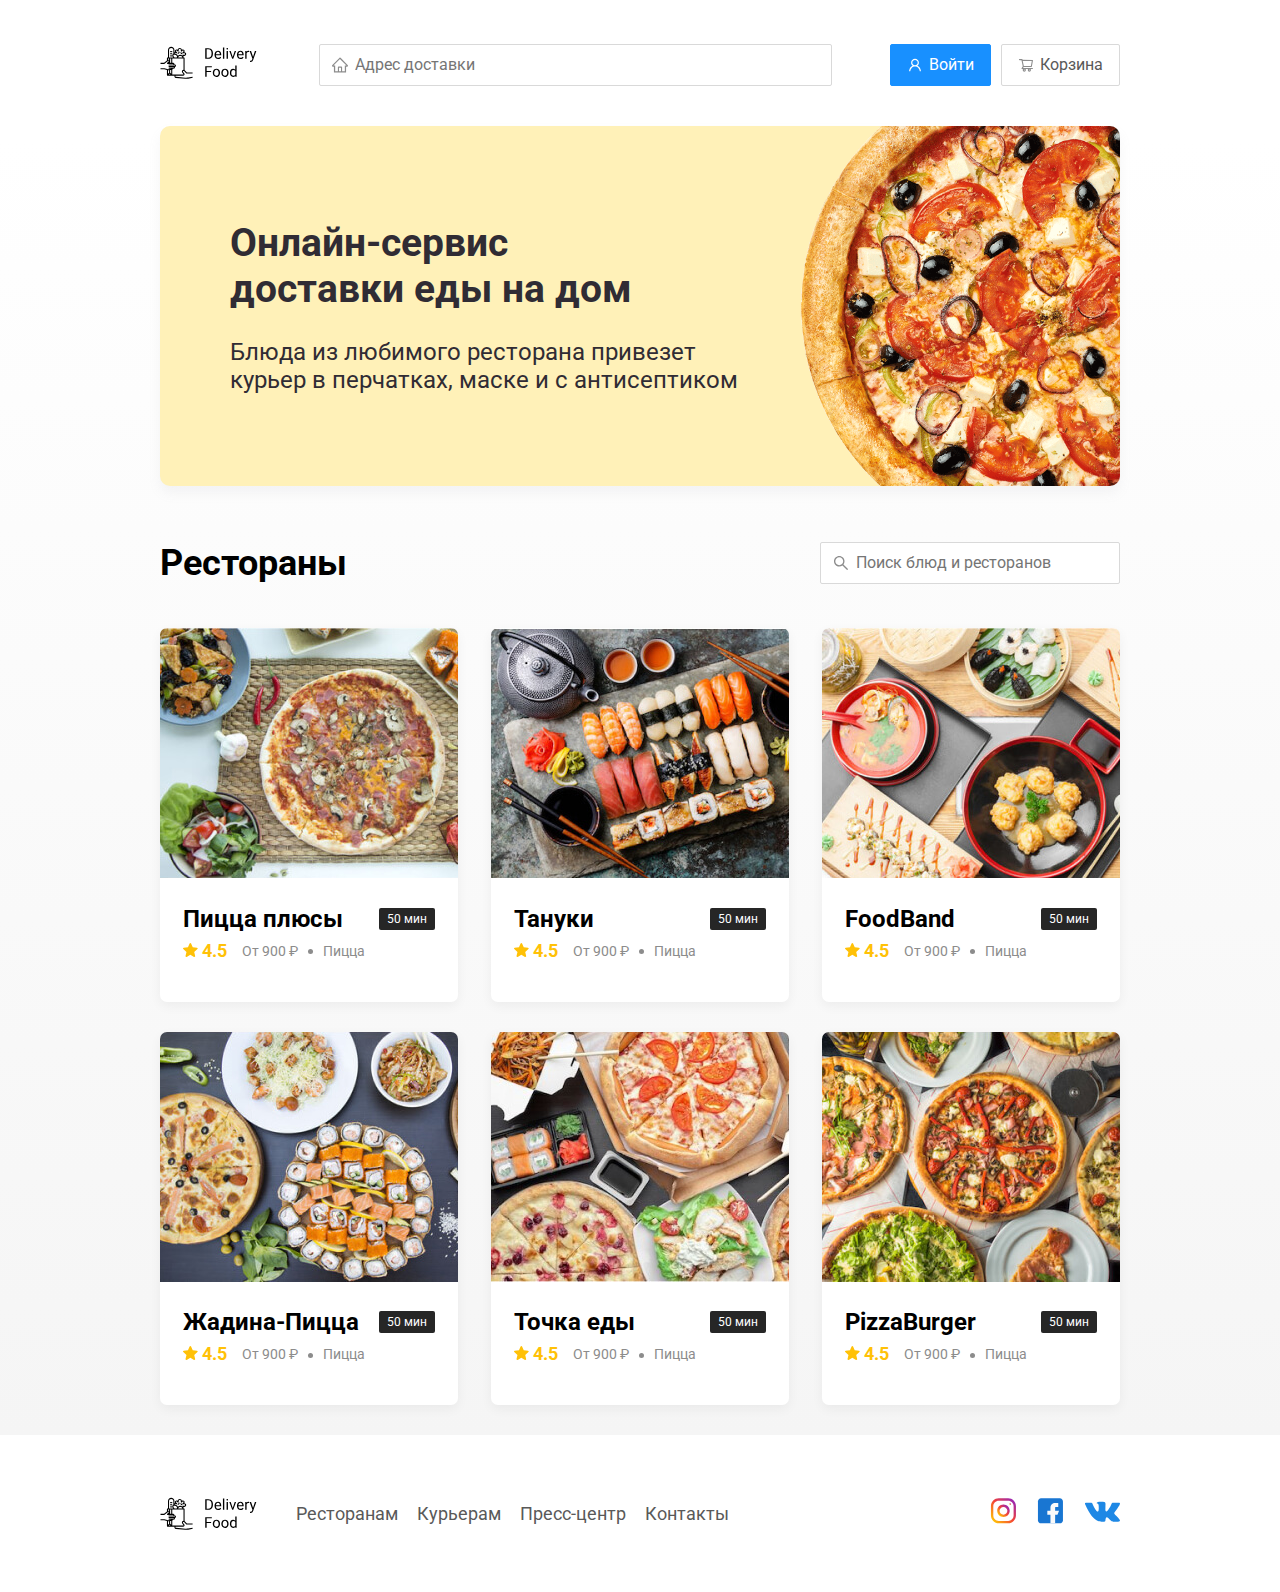
<file: index.html>
<!DOCTYPE html>
<html lang="ru">

<head>
  <meta charset="UTF-8">
  <meta name="viewport" content="width=device-width, initial-scale=1.0">
  <title>Delivery Food - доставка еды на дом</title>
  <link href="https://fonts.googleapis.com/css2?family=Roboto:wght@400;700&display=swap" rel="stylesheet">
  <link rel="stylesheet" href="css/normalize.css">
  <link rel="stylesheet" href="css/style.css">
</head>

<body>
  <div class="container">
    <header class="header">
      <a href="index.html" class="logo">
        <img src="img/logo.svg" alt="Logo">
      </a>
      <input type="text" name="" id="" class="input input-address" placeholder="Адрес доставки">

      <div class="buttons">
        <button class="button button-primary">
          <img src="img/user.svg" alt="user" class="button-icon">
          <span class="button-text">Войти</span>
        </button>
        <button class="button">
          <img src="img/shopping-cart.svg" alt="cart" class="button-icon">
          <span class="button-text">Корзина</span>
        </button>
      </div>
      <!-- .buttons -->
    </header>
  </div>
  <!-- .container -->

  <main class="main">
    <div class="container">
      <section class="promo">
        <h1 class="promo-title">Онлайн-сервис <br> доставки еды на дом</h1>
        <p class="promo-text">Блюда из любимого ресторана привезет
          курьер в перчатках, маске и с антисептиком</p>
      </section>

      <section class="restaurants">
        <div class="section-heading">
          <h2 class="section-title">Рестораны</h2>
          <input type="text" class="input input-search" placeholder="Поиск блюд и ресторанов">
        </div>

        <div class="cards">
          <a href="restaurant.html" class="card">
            <img src="img/image.jpg" alt="image" class="card-image">
            <div class="card-text">
              <div class="card-heading">
                <h3 class="card-title">Пицца плюсы</h3>
                <span class="card-tag tag">50 мин</span>
              </div>
              <!-- /.card-heading -->
              <div class="card-info">
                <div class="rating">
                  <img src="img/rating.svg" alt="rating" class="rating-star">
                  4.5
                </div>
                <div class="price">От 900 ₽</div>
                <div class="category">Пицца</div>
              </div>
              <!-- /.card-info -->
            </div>
            <!-- /.card-text -->
          </a>
          <!-- /.card -->

          <a href="restaurant.html" class="card">
            <img src="img/image-2.jpg" alt="image" class="card-image">
            <div class="card-text">
              <div class="card-heading">
                <h3 class="card-title">Тануки</h3>
                <span class="card-tag tag">50 мин</span>
              </div>
              <!-- /.card-heading -->
              <div class="card-info">
                <div class="rating"> <img src="img/rating.svg" alt="rating" class="rating-star">
                  4.5
                </div>
                <div class="price">От 900 ₽</div>
                <div class="category">Пицца</div>
              </div>
              <!-- /.card-info -->
            </div>
            <!-- /.card-text -->
          </a>
          <!-- /.card -->

          <a href="restaurant.html" class="card">
            <img src="img/image-3.jpg" alt="image" class="card-image">
            <div class="card-text">
              <div class="card-heading">
                <h3 class="card-title">FoodBand</h3>
                <span class="card-tag tag">50 мин</span>
              </div>
              <!-- /.card-heading -->
              <div class="card-info">
                <div class="rating"> <img src="img/rating.svg" alt="rating" class="rating-star">
                  4.5
                </div>
                <div class="price">От 900 ₽</div>
                <div class="category">Пицца</div>
              </div>
              <!-- /.card-info -->
            </div>
            <!-- /.card-text -->
          </a>
          <!-- /.card -->

          <a href="restaurant.html" class="card">
            <img src="img/image-4.jpg" alt="image" class="card-image">
            <div class="card-text">
              <div class="card-heading">
                <h3 class="card-title">Жадина-Пицца</h3>
                <span class="card-tag tag">50 мин</span>
              </div>
              <!-- /.card-heading -->
              <div class="card-info">
                <div class="rating"> <img src="img/rating.svg" alt="rating" class="rating-star">
                  4.5
                </div>
                <div class="price">От 900 ₽</div>
                <div class="category">Пицца</div>
              </div>
              <!-- /.card-info -->
            </div>
            <!-- /.card-text -->
          </a>
          <!-- /.card -->

          <a href="restaurant.html" class="card">
            <img src="img/image-5.jpg" alt="image" class="card-image">
            <div class="card-text">
              <div class="card-heading">
                <h3 class="card-title">Точка еды</h3>
                <span class="card-tag tag">50 мин</span>
              </div>
              <!-- /.card-heading -->
              <div class="card-info">
                <div class="rating"> <img src="img/rating.svg" alt="rating" class="rating-star">
                  4.5
                </div>
                <div class="price">От 900 ₽</div>
                <div class="category">Пицца</div>
              </div>
              <!-- /.card-info -->
            </div>
            <!-- /.card-text -->
          </a>
          <!-- /.card -->

          <a href="restaurant.html" class="card">
            <img src="img/image-6.jpg" alt="image" class="card-image">
            <div class="card-text">
              <div class="card-heading">
                <h3 class="card-title">PizzaBurger</h3>
                <span class="card-tag tag">50 мин</span>
              </div>
              <!-- /.card-heading -->
              <div class="card-info">
                <div class="rating"> <img src="img/rating.svg" alt="rating" class="rating-star">
                  4.5
                </div>
                <div class="price">От 900 ₽</div>
                <div class="category">Пицца</div>
              </div>
              <!-- /.card-info -->
            </div>
            <!-- /.card-text -->
          </a>
          <!-- /.card -->
        </div>
        <!-- /.cards -->
      </section>
    </div>
  </main>

  <footer class="footer">
    <div class="container">
      <div class="footer-block">
        <img src="img/logo.svg" alt="Logo" class="logo footer-logo">
        <nav class="footer-nav">
          <a href="#" class="footer-link">Ресторанам </a>
          <a href="#" class="footer-link">Курьерам</a>
          <a href="#" class="footer-link">Пресс-центр</a>
          <a href="#" class="footer-link">Контакты</a>
        </nav>

        <div class="social-links">
          <a href="#" class="social-link"><img src="img/instagram.svg" alt="instagram"></a>
          <a href="#" class="social-link"><img src="img/fb.svg" alt="fb"></a>
          <a href="#" class="social-link"><img src="img/vk.svg" alt="vk"></a>
        </div>
        <!-- /.social-links -->
      </div>
    </div>
  </footer>
</body>

</html>
</file>
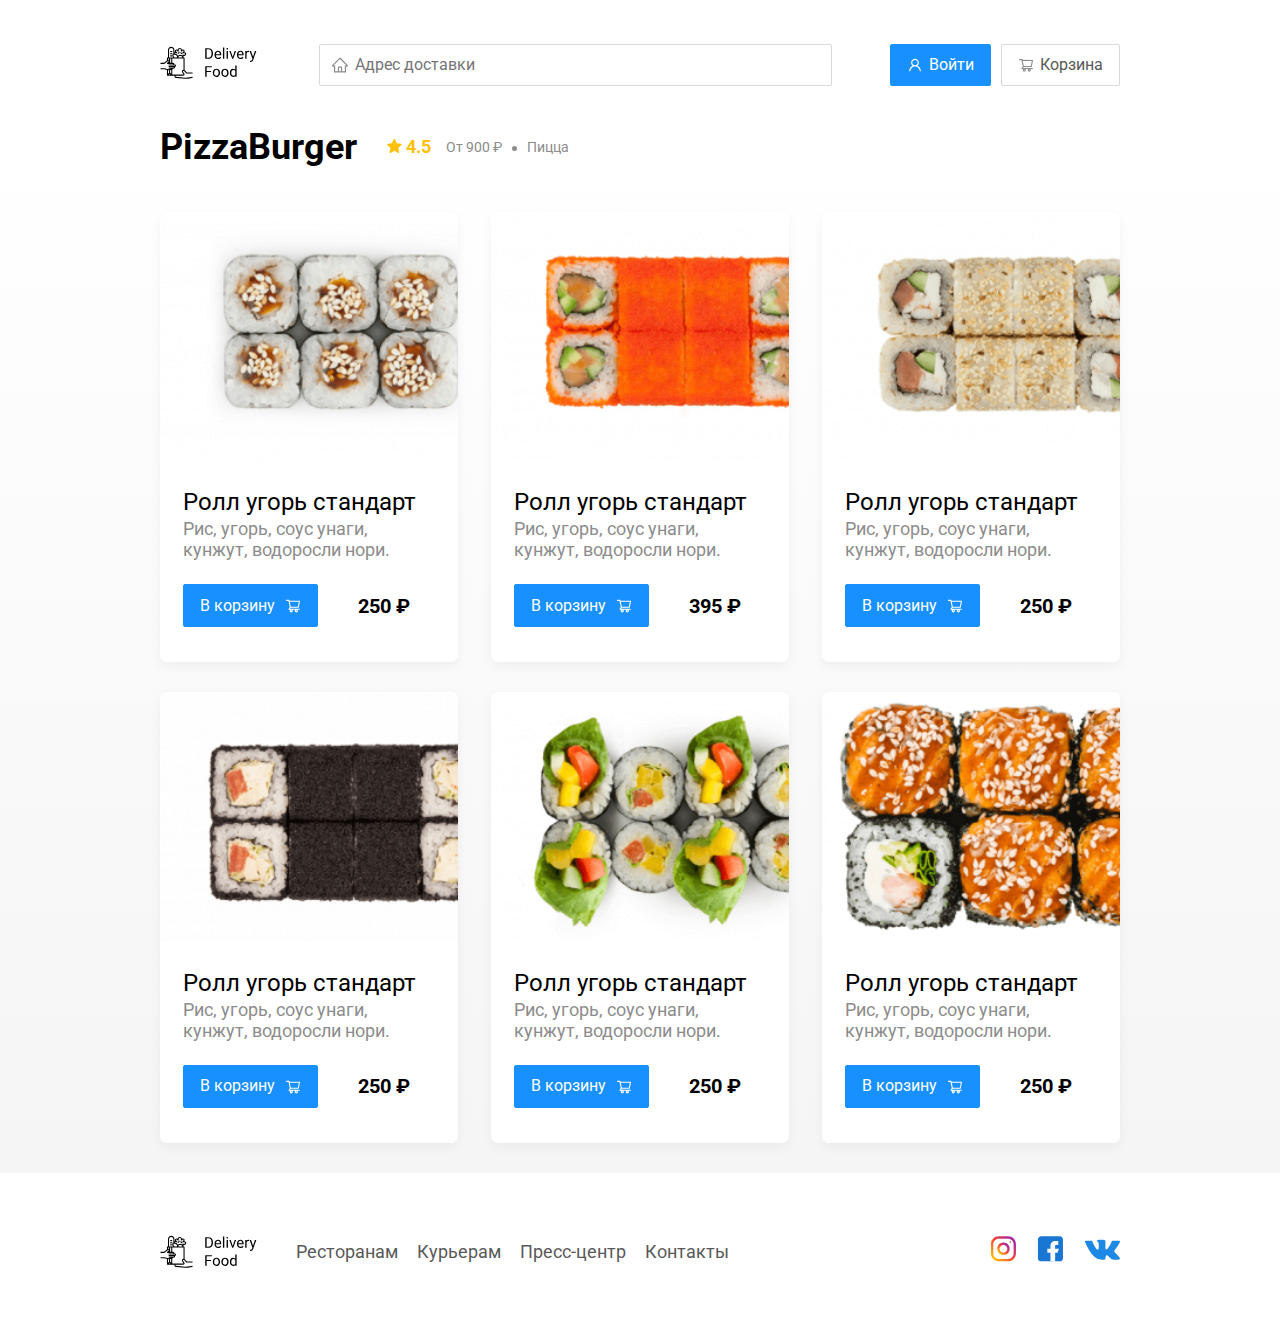
<file: restaurant.html>
<!DOCTYPE html>
<html lang="ru">

<head>
  <meta charset="UTF-8">
  <meta name="viewport" content="width=device-width, initial-scale=1.0">
  <title>PizzaBurger - доставка еды на дом</title>
  <link href="https://fonts.googleapis.com/css2?family=Roboto:wght@400;700&display=swap" rel="stylesheet">
  <link rel="stylesheet" href="css/normalize.css">
  <link rel="stylesheet" href="css/style.css">
</head>

<body>
  <div class="container">
    <header class="header">
      <a href="index.html" class="logo">
        <img src="img/logo.svg" alt="Logo">
      </a>
      <input type="text" name="text" id="" class="input input-address" placeholder="Адрес доставки">

      <div class="buttons">
        <button class="button button-primary">
          <img src="img/user.svg" alt="user" class="button-icon">
          <span class="button-text">Войти</span>
        </button>
        <button class="button" id="cart-button">
          <img src="img/shopping-cart.svg" alt="cart" class="button-icon">
          <span class="button-text">Корзина</span>
        </button>
      </div>
      <!-- .buttons -->
    </header>
  </div>
  <!-- .container -->

  <main class="main">
    <div class="container">

      <section class="restaurants">
        <div class="section-heading">
          <h2 class="section-title">PizzaBurger</h2>
          <div class="card-info">
            <div class="rating">
              <img src="img/rating.svg" alt="rating" class="rating-star">
              4.5
            </div>
            <div class="price">От 900 ₽</div>
            <div class="category">Пицца</div>
          </div>
          <!-- /.card-info -->
        </div>

        <div class="cards">
          <div class="card wow animate__fadeInUp">
            <img src="img/card-restaurant.png" alt="image" class="card-image">
            <div class="card-text">
              <div class="card-heading">
                <h3 class="card-title card-title-reg">Ролл угорь стандарт</h3>
              </div>
              <!-- /.card-heading -->
              <div class="card-info">
                <div class="ingredients">Рис, угорь, соус унаги, кунжут, водоросли нори.</div>
              </div>
              <!-- /.card-info -->
              <div class="card-buttons">
                <button class="button button-primary">
                  <span class="button-card-text">В корзину</span>
                  <img src="img/shopping-cart-white.svg" alt="shopping-cart" class="button-card-image">
                </button>
                <strong class="card-price-bold">250 ₽</strong>
              </div>
            </div>
            <!-- /.card-text -->
          </div>
          <!-- /.card -->

          <div class="card">
            <img src="img/card-restaurant_2.png" alt="image" class="card-image">
            <div class="card-text">
              <div class="card-heading">
                <h3 class="card-title card-title-reg">Ролл угорь стандарт</h3>
              </div>
              <!-- /.card-heading -->
              <div class="card-info">
                <div class="ingredients">Рис, угорь, соус унаги, кунжут, водоросли нори.</div>
              </div>
              <!-- /.card-info -->
              <div class="card-buttons">
                <button class="button button-primary">
                  <span class="button-card-text">В корзину</span>
                  <img src="img/shopping-cart-white.svg" alt="shopping-cart" class="button-card-image">
                </button>
                <strong class="card-price-bold">395 ₽</strong>
              </div>
            </div>
            <!-- /.card-text -->
          </div>
          <!-- /.card -->

          <div class="card">
            <img src="img/card-restaurant_3.png" alt="image" class="card-image">
            <div class="card-text">
              <div class="card-heading">
                <h3 class="card-title card-title-reg">Ролл угорь стандарт</h3>
              </div>
              <!-- /.card-heading -->
              <div class="card-info">
                <div class="ingredients"> Рис, угорь, соус унаги, кунжут, водоросли нори.</div>
              </div>
              <!-- /.card-info -->
              <div class="card-buttons">
                <button class="button button-primary">
                  <span class="button-card-text">В корзину</span>
                  <img src="img/shopping-cart-white.svg" alt="shopping-cart" class="button-card-image">
                </button>
                <strong class="card-price-bold">250 ₽</strong>
              </div>
            </div>
            <!-- /.card-text -->
          </div>
          <!-- /.card -->

          <div class="card wow animate__fadeInUp" data-wow-delay="0.2s">
            <img src="img/card-restaurant_4.png" alt="image" class="card-image">
            <div class="card-text">
              <div class="card-heading">
                <h3 class="card-title card-title-reg">Ролл угорь стандарт</h3>
              </div>
              <!-- /.card-heading -->
              <div class="card-info">
                <div class="ingredients">Рис, угорь, соус унаги, кунжут, водоросли нори.
                </div>
              </div>
              <!-- /.card-info -->
              <div class="card-buttons">
                <button class="button button-primary">
                  <span class="button-card-text">В корзину</span>
                  <img src="img/shopping-cart-white.svg" alt="shopping-cart" class="button-card-image">
                </button>
                <strong class="card-price-bold">250 ₽</strong>
              </div>
            </div>
            <!-- /.card-text -->
          </div>
          <!-- /.card -->

          <div class="card wow animate__fadeInUp" data-wow-delay="0.4s">
            <img src="img/card-restaurant_5.png" alt="image" class="card-image">
            <div class="card-text">
              <div class="card-heading">
                <h3 class="card-title card-title-reg">Ролл угорь стандарт</h3>
              </div>
              <!-- /.card-heading -->
              <div class="card-info">
                <div class="ingredients">Рис, угорь, соус унаги, кунжут, водоросли нори.</div>
              </div>
              <!-- /.card-info -->
              <div class="card-buttons">
                <button class="button button-primary">
                  <span class="button-card-text">В корзину</span>
                  <img src="img/shopping-cart-white.svg" alt="shopping-cart" class="button-card-image">
                </button>
                <strong class="card-price-bold">250 ₽</strong>
              </div>
            </div>
            <!-- /.card-text -->
          </div>
          <!-- /.card -->

          <div class="card wow animate__fadeInUp" data-wow-delay="0.6s">
            <img src="img/card-restaurant_6.png" alt="image" class="card-image">
            <div class="card-text">
              <div class="card-heading">
                <h3 class="card-title card-title-reg">Ролл угорь стандарт</h3>
              </div>
              <!-- /.card-heading -->
              <div class="card-info">
                <div class="ingredients">Рис, угорь, соус унаги, кунжут, водоросли нори.</div>
              </div>
              <!-- /.card-info -->
              <div class="card-buttons">
                <button class="button button-primary">
                  <span class="button-card-text">В корзину</span>
                  <img src="img/shopping-cart-white.svg" alt="shopping-cart" class="button-card-image">
                </button>
                <strong class="card-price-bold">250 ₽</strong>
              </div>
            </div>
            <!-- /.card-text -->
          </div>
          <!-- /.card -->
        </div>
        <!-- /.cards -->
      </section>
    </div>
  </main>

  <footer class="footer">
    <div class="container">
      <div class="footer-block">
        <img src="img/logo.svg" alt="Logo" class="logo footer-logo">
        <nav class="footer-nav">
          <a href="#" class="footer-link">Ресторанам </a>
          <a href="#" class="footer-link">Курьерам</a>
          <a href="#" class="footer-link">Пресс-центр</a>
          <a href="#" class="footer-link">Контакты</a>
        </nav>

        <div class="social-links">
          <a href="#" class="social-link"><img src="img/instagram.svg" alt="instagram"></a>
          <a href="#" class="social-link"><img src="img/fb.svg" alt="fb"></a>
          <a href="#" class="social-link"><img src="img/vk.svg" alt="vk"></a>
        </div>
        <!-- /.social-links -->
      </div>
    </div>
  </footer>

  <div class="modal">
    <div class="modal-dialog">
      <div class="modal-header">
        <h3 class="modal-title">Корзина</h3>
        <button class="close">&times;</button>
      </div>
      <!-- /.modal-header -->

      <div class="model-body">
        <div class="food-row">
          <span class="food-name">
            Ролл угорь стандарт
          </span>
          <strong class="food-price">250 ₽</strong>
          <div class="food-counter">
            <button class="counter-button">-</button>
            <span class="counter">1</span>
            <button class="counter-button">+</button>
          </div>
        </div>
        <!-- /.foods row -->
        <div class="food-row">
          <span class="food-name">
            Ролл угорь стандарт
          </span>
          <strong class="food-price">250 ₽</strong>
          <div class="food-counter">
            <button class="counter-button">-</button>
            <span class="counter">1</span>
            <button class="counter-button">+</button>
          </div>
        </div>
        <!-- /.foods row -->
        <div class="food-row">
          <span class="food-name">
            Ролл угорь стандарт
          </span>
          <strong class="food-price">250 ₽</strong>
          <div class="food-counter">
            <button class="counter-button">-</button>
            <span class="counter">1</span>
            <button class="counter-button">+</button>
          </div>
        </div>
        <!-- /.foods row -->
        <div class="food-row">
          <span class="food-name">
            Ролл угорь стандарт
          </span>
          <strong class="food-price">250 ₽</strong>
          <div class="food-counter">
            <button class="counter-button">-</button>
            <span class="counter">1</span>
            <button class="counter-button">+</button>
          </div>
        </div>
        <!-- /.foods row -->
        <div class="food-row">
          <span class="food-name">
            Ролл угорь стандарт
          </span>
          <strong class="food-price">250 ₽</strong>
          <div class="food-counter">
            <button class="counter-button">-</button>
            <span class="counter">1</span>
            <button class="counter-button">+</button>
          </div>
        </div>
        <!-- /.foods row -->
      </div>
      <!-- /.modal-body -->
      <div class="modal-footer">
        <span class="modal-pricetag">1250 ₽</span>
        <div class="footer-buttons">
          <button class="button button-primary">Оформить заказ</button>
          <button class="button">Отмена</button>
        </div>
      </div>
    </div>
    <!-- /.modal-dialog -->
  </div>
  <!-- /.modal -->

  <script src="js/main.js"></script>
</body>

</html>
</file>
<file: css/style.css>
* {box-sizing: border-box;}body {font-family: 'Roboto', sans-serif;padding-top: 44px;}.container {max-width: 1200px;margin: auto;}.header {display: flex;align-items: center;justify-content: space-between;margin-bottom: 40px;}.input {background: #FFFFFF;border: 1px solid #D9D9D9;border-radius: 2px;font-size: 16px;line-height: 24px;padding: 8px;padding-left: 35px;background-repeat: no-repeat;background-position: left 11px center;}.input-address {flex: 0.8;background-image: url(../img/home.svg);}.input-search {background-image: url(../img/search.svg);width: 300px;margin-left: auto;}.buttons {display: flex;align-items: center;}.button {display: flex;align-items: center;padding: 8px 16px;border: 1px solid #D9D9D9;box-sizing: border-box;box-shadow: 0px 0px 2px rgba(0, 0, 0, 0.0015);border-radius: 2px;color: #595959;font-size: 16px;line-height: 24px;background: #fff;}.button-primary {background: #1890FF;border-radius: 2px;border: 1px solid #1890ff;color: #fff;margin-right: 10px;}.button-icon {margin-right: 6px;}.button-card-text {margin-right: 10px;}.promo-title {font-style: normal;font-weight: bold;font-size: 39px;line-height: 46px;color: #302C34;}.promo-text {font-style: normal;font-weight: normal;font-size: 24px;line-height: 28px;color: #302C34;max-width: 538px;}.promo {box-shadow: 0px 7px 12px rgba(158, 158, 163, 0.1);background: #FFF1B8 url(../img/promo-image.png) no-repeat top -100px right -247px / 924px;border-radius: 10px;padding: 68px 70px;margin-bottom: 56px;}.section-heading {display: flex;align-items: center;margin-bottom: 44px;}.main {background: linear-gradient(180deg, rgba(245, 245, 245, 0) 1.04%, #F5F5F5 100%);}.section-title {font-style: normal;font-weight: bold;font-size: 36px;line-height: 42px;margin: 0;color: #000000;margin-right: 30px;}.cards {display: flex;align-items: flex-start;justify-content: space-between;flex-wrap: wrap;}.card {background: #FFFFFF;box-shadow: 0px 4px 12px rgba(0, 0, 0, 0.05);border-radius: 7px;overflow: hidden;margin-bottom: 30px;flex-basis: 31%;text-decoration: none;}.card-image {width: 384px;height: 250px;object-fit: cover;}.card-text {padding-top: 20px;padding-bottom: 35px;padding-left: 23px;padding-right: 23px;}.card-heading {display: flex;align-items: center;justify-content: space-between;}.card-title {margin: 0;font-style: normal;font-weight: bold;font-size: 24px;line-height: 32px;color: #000000;}.card-title-reg {font-weight: 400;}.card-tag {font-style: normal;font-weight: normal;font-size: 12px;line-height: 20px;color: #ffffff;background: #262626;border-radius: 2px;padding: 1px 8px;}.card-info {display: flex;align-items: center;flex-wrap: wrap;text-overflow: ellipsis;}.card-buttons {display: flex;align-items: center;margin-top: 24px;}.card-price-bold {font-weight: bold;font-size: 20px;line-height: 32px;margin-left: 30px;}.rating {margin-right: 26px;color: #FFC107;font-weight: bold;font-size: 18px;line-height: 32px;}.price, .category {font-size: 18px;line-height: 32px;color: #8C8C8C;}.price {margin-right: 10px;}.ingredients {font-size: 18px;line-height: 21px;color: #8C8C8C;}.category {text-overflow: ellipsis;overflow: hidden;white-space: nowrap;max-width: 150px;}.price::after {content: "";width: 5px;height: 5px;background-color: #8C8C8C;display: inline-block;vertical-align: middle;border-radius: 50%;margin-left: 10px;}.footer {padding: 60px 0;}.footer-block {display: flex;align-items: center;justify-content: space-between;}.footer-nav {margin-right: auto;margin-left: 35px;}.footer-link {display: inline-block;color: #595959;text-decoration: none;font-size: 18px;line-height: 21px;}.footer-link:not(:last-child) {margin-right: 15px;}.social-links {display: flex;align-items: center;}.social-link:not(:last-child) {margin-right: 21px;}.modal {position: fixed;left: 0;top: 0;width: 100%;height: 100%;background: rgba(0, 0, 0, 0.4);display: none;}.is-open {display: flex;}.modal-dialog {max-width: 780px;width: 95%;background: #FFFFFF;border-radius: 5px;margin: auto;padding: 40px 45px;}.modal-header {display: flex;align-items: center;justify-content: space-between;margin-bottom: 45px;}.modal-title {margin: 0;font-weight: bold;font-size: 36px;line-height: 42px;}.close {font-size: 36px;border: none;background-color: transparent;}.modal-body {margin-bottom: 52px;}.food-row {display: flex;align-items: flex-start;justify-content: space-between;padding-bottom: 8px;border-bottom: 1px solid #D9D9D9;margin-bottom: 15px;}.food-name {font-weight: normal;font-size: 18px;line-height: 32px;}.food-price {margin-left: auto;margin-right: 47px;font-weight: bold;font-size: 20px;line-height: 32px;}.food-counter {display: flex;align-items: center;}.counter-button {display: flex;align-items: center;justify-content: center;width: 39px;height: 32px;background: #FFFFFF;border: 1px solid #40A9FF;box-sizing: border-box;border-radius: 2px;font-size: 14px;line-height: 22px;color: #40A9FF;}.counter {font-size: 16px;line-height: 24px;margin-left: 10px;margin-right: 10px;}.modal-footer {display: flex;align-items: center;justify-content: space-between;}.footer-buttons {display: flex;align-items: center;}.modal-pricetag {background: #262626;border-radius: 5px;color: #fff;padding: 15px 20px;font-size: 20px;line-height: 23px;}@media (max-width: 1366px) {.container {max-width: 960px;}.promo {background-position: center right -300px;background-size: 750px;}.rating {margin-right: 15px;}.category, .price {font-size: 14px;}}@media (max-width: 992px) {.container {max-width: 750px;}.promo {padding: 50px;background-size: 500px;background-position: center right -200px;}.promo-text {font-style: 18px;max-width: 400px;}.card {flex-basis: 49%;}.footer-link {font-size: 16px;}}@media (max-width: 768px) {.container {max-width: 560px;}.card-info {flex-wrap: wrap;}.card .rating {flex-basis: 100%;}.card-title {font-size: 18px;}.promo {background-size: 400px;background-position: bottom 50px right -200px;}.promo-title {font-size: 24px;line-height: 1.4;}.promo-text {margin-top: 0;}}@media (max-width: 578px) {.container {width: 90%;}.header {flex-wrap: wrap;}.input-address {margin-top: 15px;order: 5;flex: 1;}.promo {background-image: none;}.promo-title {margin-bottom: 10px;}.section-title {font-size: 20px;}.card {flex-basis: 100%;}.card-image {width: 100%;}.footer-block {align-items: flex-start;}.footer-nav {margin-left: 0;margin-right: 0;order: 0;display: flex;flex-direction: column;}.footer-logo {margin-right: 15px;order: 1;}.social-links {order: 2;}}@media (max-width: 480px) {.button-text {display: none;}.button-icon {margin: 0;}.button {min-height: 40px;}.promo {padding: 20px;}.section-heading {flex-wrap: wrap;}.footer-block {flex-wrap: wrap;flex-direction: column;align-items: center;}.footer-logo {order: 0;margin-bottom: 20px;}.footer-nav {margin-bottom: 20px;text-align: center;}.footer-link:not(:last-child) {margin-right: 0;}}
</file>
